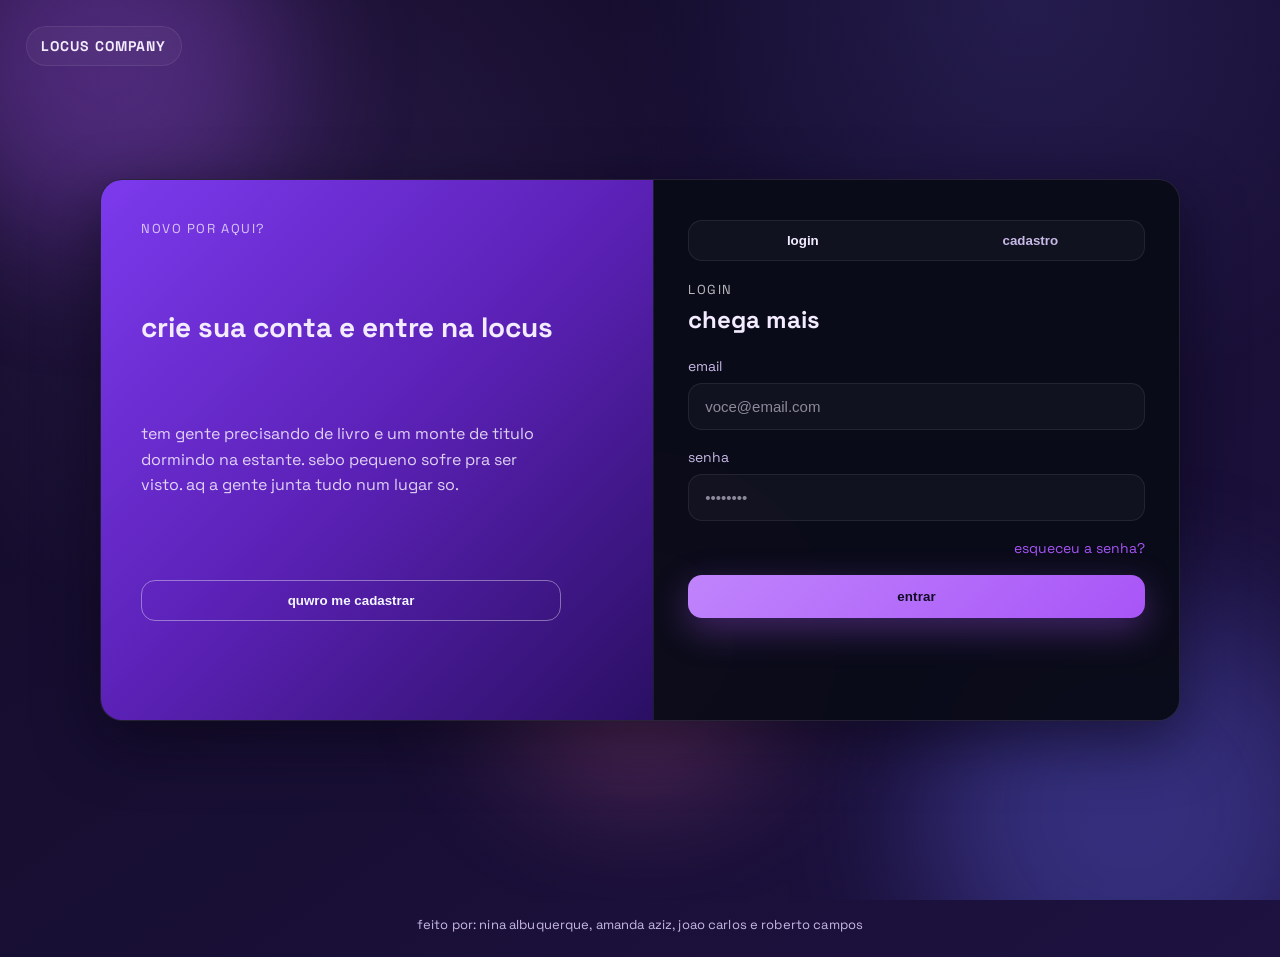
<file: index.html>
<!DOCTYPE html>
<html lang="pt-br">
<head>
  <!-- config basica -->
  <meta charset="UTF-8">
  <meta name="viewport" content="width=device-width, initial-scale=1.0">
  <title>locus | autentificacao</title>
  <link rel="preconnect" href="https://fonts.googleapis.com">
  <link rel="preconnect" href="https://fonts.gstatic.com" crossorigin>
  <link href="https://fonts.googleapis.com/css2?family=space+grotesk:wght@400;500;600;700&display=swap" rel="stylesheet">
  <link rel="stylesheet" href="style.css">
</head>
<body>
  <!-- fundo com glow -->
  <div class="gradient-bg">
    <span class="orb orb-1"></span>
    <span class="orb orb-2"></span>
    <span class="orb orb-3"></span>
  </div>

  <!-- card principal -->
  <main class="auth-wrapper">
    <div class="brand">locus company</div>

    <div class="auth-card" id="authCard">
      <!-- painel lateral -->
      <section class="side-panel">
        <div class="panel-copy copy-login">
          <p class="eyebrow">novo por aqui?</p>
          <h2>crie sua conta e entre na locus</h2>
          <p class="text">tem gente precisando de livro e um monte de titulo dormindo na estante. sebo pequeno sofre pra ser visto. aq a gente junta tudo num lugar so.</p>
          <button class="ghost-btn" data-mode="register">quwro me cadastrar</button>
        </div>

        <div class="panel-copy copy-register">
          <p class="eyebrow">ja faz parte?</p>
          <h2>bom te ver de novo!</h2>
          <p class="text">so logar rapidinho e seguir cacando livros, doando ou achando um sebo parceiro.</p>
          <button class="ghost-btn" data-mode="login">voltar para login</button>
        </div>
      </section>

      <!-- area dos formularios -->
      <section class="forms">
        <div class="tab-switch">
          <button class="tab-btn active" data-mode="login">login</button>
          <button class="tab-btn" data-mode="register">cadastro</button>
          <span class="tab-indicator"></span>
        </div>

        <div class="forms-slider">
          <form class="form form-login" autocomplete="off">
            <div class="form-header">
              <p class="eyebrow">login</p>
              <h3>chega mais</h3>
            </div>

            <div class="input-group">
              <label for="login-email">email</label>
              <input id="login-email" type="email" placeholder="voce@email.com" required>
            </div>

            <div class="input-group">
              <label for="login-password">senha</label>
              <input id="login-password" type="password" placeholder="••••••••" required>
            </div>

            <div class="form-footer">
              <a class="link" href="#">esqueceu a senha?</a>
            </div>

            <button type="submit" class="primary-btn">entrar</button>
          </form>

          <form class="form form-register" autocomplete="off">
            <div class="form-header">
              <p class="eyebrow">cadastro</p>
              <h3>vem fazer parte</h3>
            </div>

            <div class="input-group">
              <label for="register-name">nome completo</label>
              <input id="register-name" type="text" placeholder="seu nome" required>
            </div>

            <div class="input-group">
              <label for="register-email">email</label>
              <input id="register-email" type="email" placeholder="voce@email.com" required>
            </div>

            <div class="input-group">
              <label for="register-password">senha</label>
              <input id="register-password" type="password" placeholder="crie uma senha" required>
            </div>

            <button type="submit" class="primary-btn">cadastrar</button>
          </form>
        </div>
      </section>
    </div>
  </main>

  <!-- creditos -->
  <footer class="credits">
    feito por: nina albuquerque, amanda aziz, joao carlos e roberto campos
  </footer>

  <script src="script.js"></script>
</body>
</html>
</file>
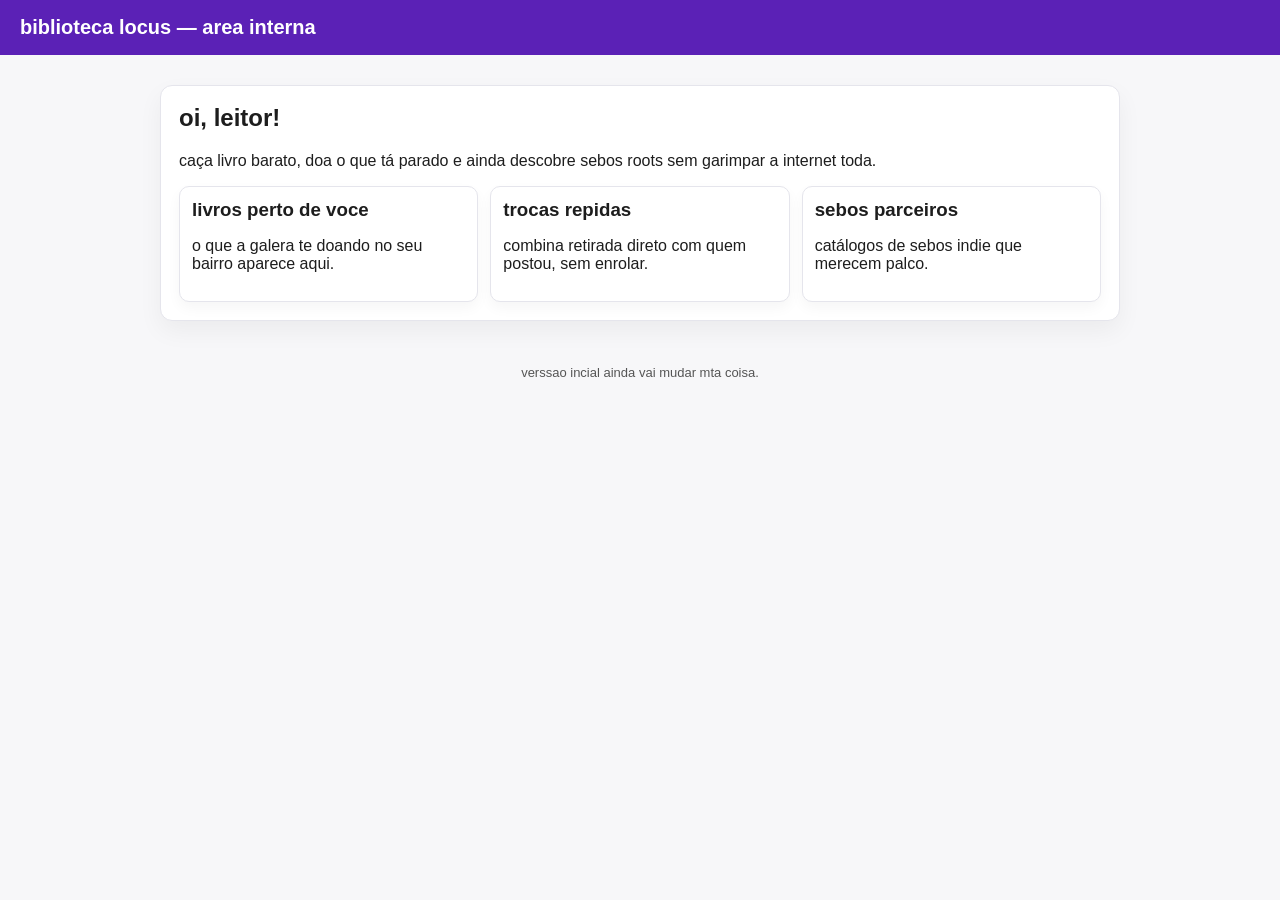
<file: home.html>
<!DOCTYPE html>
<html lang="pt-br">
<head>
  <!-- config basica -->
  <meta charset="UTF-8">
  <meta name="viewport" content="width=device-width, initial-scale=1.0">

  <!-- titulo -->
  <title>biblioteca locus</title>

  <style>
    /* corpo */
    body {
      margin: 0;
      font-family: Arial, sans-serif;
      background: #f7f7f9;
      color: #1d1d1d;
    }

    /* topo */
    header {
      background: #5b21b6;
      color: #fff;
      padding: 16px 20px;
    }

    /* titulo do topo */
    header h1 {
      margin: 0;
      font-size: 20px;
    }

    /* areaimportantel */
    main {
      max-width: 960px;
      margin: 30px auto;
      padding: 0 18px;
    }

    /* bloco de boas-vindas */
    .welcome {
      background: #fff;
      border: 1px solid #e5e5ec;
      border-radius: 12px;
      padding: 18px;
      box-shadow: 0 10px 24px rgba(0, 0, 0, 0.05);
    }

    /* título da seção */
    .welcome h2 {
      margin-top: 0;
    }

    /* grade dos cards */
    .grid {
      display: grid;
      gap: 12px;
      grid-template-columns: repeat(auto-fit, minmax(220px, 1fr));
      margin-top: 16px;
    }

    /* card */
    .card {
      background: #fff;
      border: 1px solid #e5e5ec;
      border-radius: 10px;
      padding: 12px;
      box-shadow: 0 6px 14px rgba(0, 0, 0, 0.04);
    }

    /* titulo do card */
    .card h3 {
      margin: 0 0 6px;
    }

    /* rodape */
    footer {
      text-align: center;
      padding: 14px;
      color: #555;
      font-size: 13px;
    }
  </style>
</head>
<body>
  <!-- cabecalho -->
  <header>
    <h1>biblioteca locus — area interna</h1>
  </header>

  <!-- conteudo -->
  <main>
    <!-- boas-vindas -->
    <section class="welcome">
      <h2>oi, leitor! </h2>
      <p>caça livro barato, doa o que tá parado e ainda descobre sebos roots sem garimpar a internet toda.</p>

      <!-- cards -->
      <div class="grid">
        <!-- card 1 -->
        <div class="card">
          <h3>livros perto de voce</h3>
          <p>o que a galera te doando no seu bairro aparece aqui.</p>
        </div>

        <!-- card 2 -->
        <div class="card">
          <h3>trocas repidas</h3>
          <p>combina retirada direto com quem postou, sem enrolar.</p>
        </div>

        <!-- card 3 -->
        <div class="card">
          <h3>sebos parceiros</h3>
          <p>catálogos de sebos indie que merecem palco.</p>
        </div>
      </div>
    </section>
  </main>

  <!-- obs em baixo -->
  <footer>verssao incial ainda vai mudar mta coisa.</footer>
</body>
</html>
</file>
<file: style.css>
/* paleta roxinha c ajuda de yt e chat aq */
:root {
  --bg-1: #120b26;
  --bg-2: #1d1240;
  --card: rgba(19, 16, 35, 0.9);
  --panel-gradient: linear-gradient(135deg, #7c3aed, #5b21b6 50%, #2a0f63 100%);
  --accent: #c084fc;
  --accent-2: #a855f7;
  --text: #f3ebff;
  --muted: #c8b9e6;
  --stroke: rgba(255, 255, 255, 0.08);
  --shadow: 0 20px 60px rgba(8, 5, 20, 0.6);
  --radius: 22px;
  --transition: 0.6s cubic-bezier(0.55, 0, 0.1, 1);
}

*,
*::before,
*::after {
  box-sizing: border-box;
}

/* fundo com degrade e brilhos */
body {
  margin: 0;
  min-height: 100vh;
  font-family: "Space Grotesk", "Segoe UI", system-ui, -apple-system, sans-serif;
  color: var(--text);
  background: radial-gradient(circle at 20% 20%, rgba(180, 120, 255, 0.12), transparent 35%),
    radial-gradient(circle at 80% 0%, rgba(120, 116, 255, 0.14), transparent 30%),
    linear-gradient(145deg, var(--bg-1) 0%, var(--bg-2) 100%);
  overflow-x: hidden;
}

.gradient-bg {
  position: fixed;
  inset: 0;
  overflow: hidden;
  z-index: 0;
}

/* bolhas de glow espalhadas */
.orb {
  position: absolute;
  filter: blur(70px);
  opacity: 0.35;
  border-radius: 50%;
}

.orb-1 {
  width: 360px;
  height: 360px;
  background: #a855f7;
  top: -120px;
  left: -80px;
}

.orb-2 {
  width: 420px;
  height: 420px;
  background: #6366f1;
  bottom: -120px;
  right: -60px;
}

.orb-3 {
  width: 280px;
  height: 280px;
  background: #f472b6;
  bottom: 120px;
  left: 50%;
  transform: translateX(-50%);
}

.auth-wrapper {
  position: relative;
  z-index: 1;
  min-height: 100vh;
  display: grid;
  place-items: center;
  padding: 48px 18px;
}

.brand {
  position: absolute;
  top: 26px;
  left: 26px;
  font-weight: 700;
  letter-spacing: 0.08em;
  color: var(--text);
  text-transform: uppercase;
  font-size: 14px;
  padding: 10px 14px;
  border: 1px solid var(--stroke);
  border-radius: 999px;
  background: rgba(255, 255, 255, 0.04);
  backdrop-filter: blur(8px);
}

/* card principal */
.auth-card {
  width: min(1080px, 100%);
  display: grid;
  grid-template-columns: 1.05fr 1fr;
  background: var(--card);
  border: 1px solid var(--stroke);
  border-radius: var(--radius);
  overflow: hidden;
  box-shadow: var(--shadow);
  backdrop-filter: blur(14px);
  transition: transform 0.4s ease, box-shadow 0.4s ease;
}

.auth-card:hover {
  transform: translateY(-4px);
  box-shadow: 0 25px 70px rgba(6, 10, 30, 0.65);
}

.side-panel {
  position: relative;
  background: var(--panel-gradient);
  padding: 48px 40px 54px;
  overflow: hidden;
  display: grid;
  align-content: space-between;
  min-height: 540px;
}

.panel-copy {
  position: absolute;
  inset: 40px;
  display: grid;
  gap: 12px;
  max-width: 420px;
  transition: opacity var(--transition), transform var(--transition);
}

.copy-register {
  opacity: 0;
  transform: translateY(14px);
  pointer-events: none;
}

.auth-card.register-mode .copy-register {
  opacity: 1;
  transform: translateY(0);
  pointer-events: auto;
}

.auth-card.register-mode .copy-login {
  opacity: 0;
  transform: translateY(-10px);
  pointer-events: none;
}

.eyebrow {
  margin: 0;
  font-size: 13px;
  letter-spacing: 0.12em;
  text-transform: uppercase;
  color: rgba(255, 255, 255, 0.72);
}

.panel-copy h2 {
  margin: 2px 0 6px;
  font-size: 28px;
  line-height: 1.25;
}

.panel-copy .text {
  margin: 0 0 12px;
  color: rgba(243, 235, 255, 0.88);
  line-height: 1.6;
}

.side-illustration {
  position: absolute;
  bottom: 32px;
  left: 40px;
  right: 40px;
  display: flex;
  align-items: center;
  gap: 18px;
  opacity: 0.65;
}

.side-illustration .line {
  flex: 1;
  height: 1px;
  background: linear-gradient(90deg, transparent, rgba(255, 255, 255, 0.5), transparent);
}

.side-illustration .dots {
  width: 64px;
  height: 64px;
  border-radius: 20px;
  background: rgba(255, 255, 255, 0.08);
  position: relative;
  overflow: hidden;
}

.side-illustration .dots::after {
  content: "";
  position: absolute;
  inset: 12px;
  background: radial-gradient(circle at 30% 30%, #a855f7 0, transparent 35%),
    radial-gradient(circle at 70% 60%, #6366f1 0, transparent 45%);
  filter: blur(4px);
}

.forms {
  background: rgba(9, 10, 22, 0.75);
  padding: 40px 34px;
  border-left: 1px solid var(--stroke);
  position: relative;
  overflow: hidden;
}

/* abas do topo */
.tab-switch {
  position: relative;
  display: grid;
  grid-template-columns: repeat(2, 1fr);
  border: 1px solid var(--stroke);
  border-radius: 14px;
  margin-bottom: 18px;
  overflow: hidden;
  background: rgba(255, 255, 255, 0.03);
}

.tab-btn {
  background: transparent;
  color: var(--muted);
  border: none;
  padding: 12px 10px;
  font-weight: 600;
  cursor: pointer;
  position: relative;
  z-index: 2;
  transition: color 0.25s ease;
}

.tab-btn.active {
  color: var(--text);
}

.tab-indicator {
  position: absolute;
  inset: 0 50% 0 auto;
  background: linear-gradient(135deg, #c084fc, #a855f7);
  border-radius: 12px;
  z-index: 1;
  transition: transform 0.45s ease;
}

.auth-card.login-mode .tab-indicator {
  transform: translateX(-100%);
}

.auth-card.register-mode .tab-indicator {
  transform: translateX(0);
}

/* area dos forms */
.forms-slider {
  position: relative;
  width: 100%;
  transition: opacity var(--transition);
}

.form {
  width: 100%;
  padding: 2px 0;
  display: grid;
  gap: 18px;
}

.form-register {
  display: none;
}

.auth-card.register-mode .form-register {
  display: grid;
}

.auth-card.register-mode .form-login {
  display: none;
}

.form-header h3 {
  margin: 6px 0 4px;
  font-size: 24px;
}

.input-group {
  display: grid;
  gap: 8px;
}

.input-group label {
  font-size: 14px;
  color: var(--muted);
}

.input-group input {
  width: 100%;
  padding: 14px 16px;
  border-radius: 14px;
  border: 1px solid rgba(255, 255, 255, 0.08);
  background: rgba(255, 255, 255, 0.03);
  color: var(--text);
  font-size: 15px;
  transition: border-color 0.25s ease, box-shadow 0.25s ease, transform 0.25s ease;
}

.input-group input::placeholder {
  color: rgba(243, 235, 255, 0.55);
}

.input-group input:focus {
  outline: none;
  border-color: rgba(168, 85, 247, 0.9);
  box-shadow: 0 8px 24px rgba(168, 85, 247, 0.22);
  transform: translateY(-1px);
}

.primary-btn,
.ghost-btn {
  cursor: pointer;
  border: none;
  font-weight: 600;
  border-radius: 14px;
  transition: transform 0.2s ease, box-shadow 0.25s ease, background 0.3s ease;
}

.primary-btn {
  width: 100%;
  padding: 14px 18px;
  background: linear-gradient(135deg, #c084fc, #a855f7);
  color: #120b26;
  box-shadow: 0 12px 35px rgba(168, 85, 247, 0.35);
  letter-spacing: 0.01em;
}

.primary-btn:hover {
  transform: translateY(-1px);
  box-shadow: 0 14px 40px rgba(168, 85, 247, 0.45);
}

.primary-btn:active {
  transform: translateY(0);
}

.ghost-btn {
  padding: 12px 18px;
  border: 1px solid rgba(255, 255, 255, 0.38);
  background: transparent;
  color: #f2f6ff;
  align-self: start;
}

.ghost-btn:hover {
  transform: translateY(-1px);
  background: rgba(255, 255, 255, 0.08);
}

.form-footer {
  display: flex;
  justify-content: flex-end;
}

.link {
  color: var(--accent-2);
  text-decoration: none;
  font-size: 14px;
}

.link:hover {
  text-decoration: underline;
}

/* creditos */
.credits {
  text-align: center;
  color: var(--muted);
  font-size: 13px;
  margin: 16px 0 24px;
  letter-spacing: 0.01em;
}

.auth-card.login-mode .forms-slider {
  transform: translateX(0);
}

@media (max-width: 1050px) {
  .auth-card {
    grid-template-columns: 1fr;
  }

  .side-panel {
    min-height: auto;
    padding: 42px 34px 38px;
    border-top: 1px solid var(--stroke);
  }

  .panel-copy {
    position: relative;
    inset: auto;
  }

  .side-illustration {
    display: none;
  }
}

@media (max-width: 720px) {
  .auth-wrapper {
    padding: 26px 16px;
  }

  .auth-card {
    border-radius: 18px;
  }

  .forms {
    padding: 26px 20px;
  }

  .form {
    width: 100%;
    padding: 0;
  }

  .forms-slider {
    width: 100%;
  }

  .auth-card.register-mode .forms-slider,
  .auth-card.login-mode .forms-slider {
    transform: translateX(0);
  }

  .form-register {
    display: none;
  }

  .auth-card.register-mode .form-register {
    display: grid;
  }

  .auth-card.register-mode .form-login {
    display: none;
  }
}
</file>
